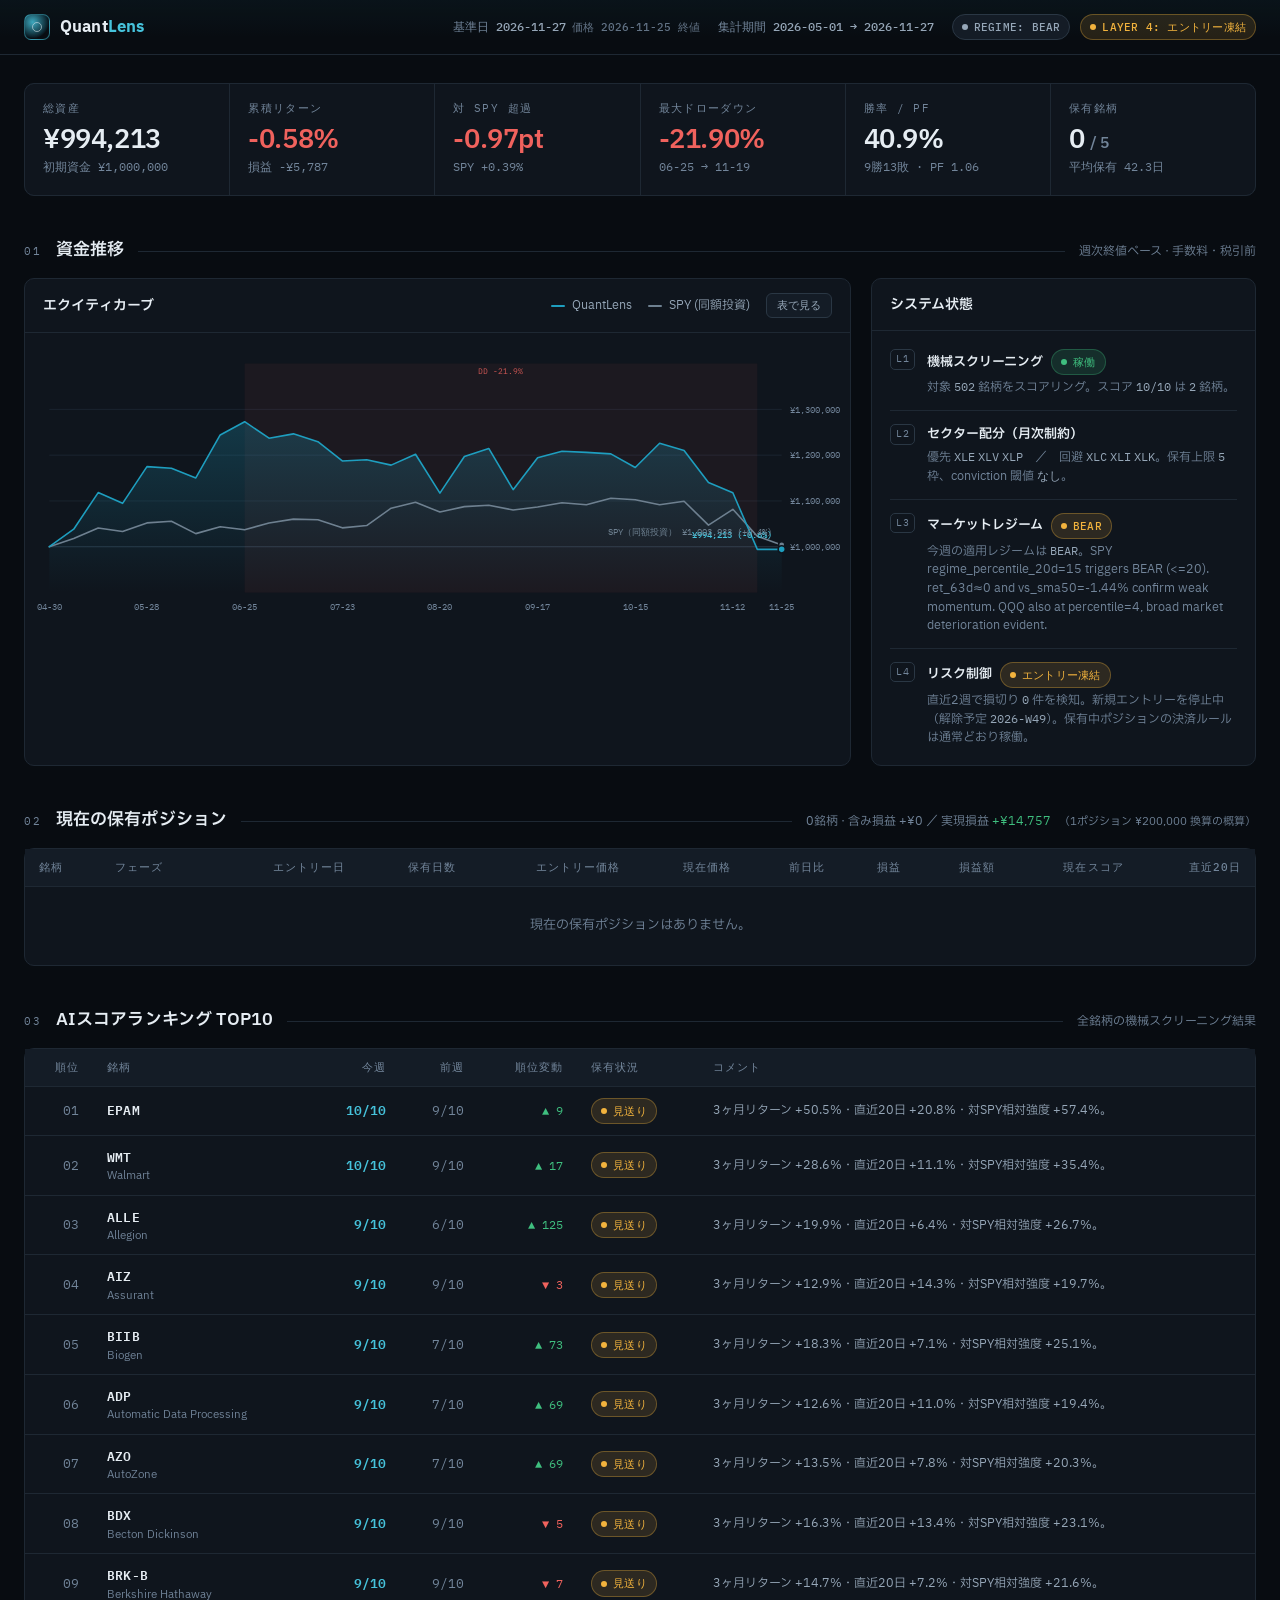
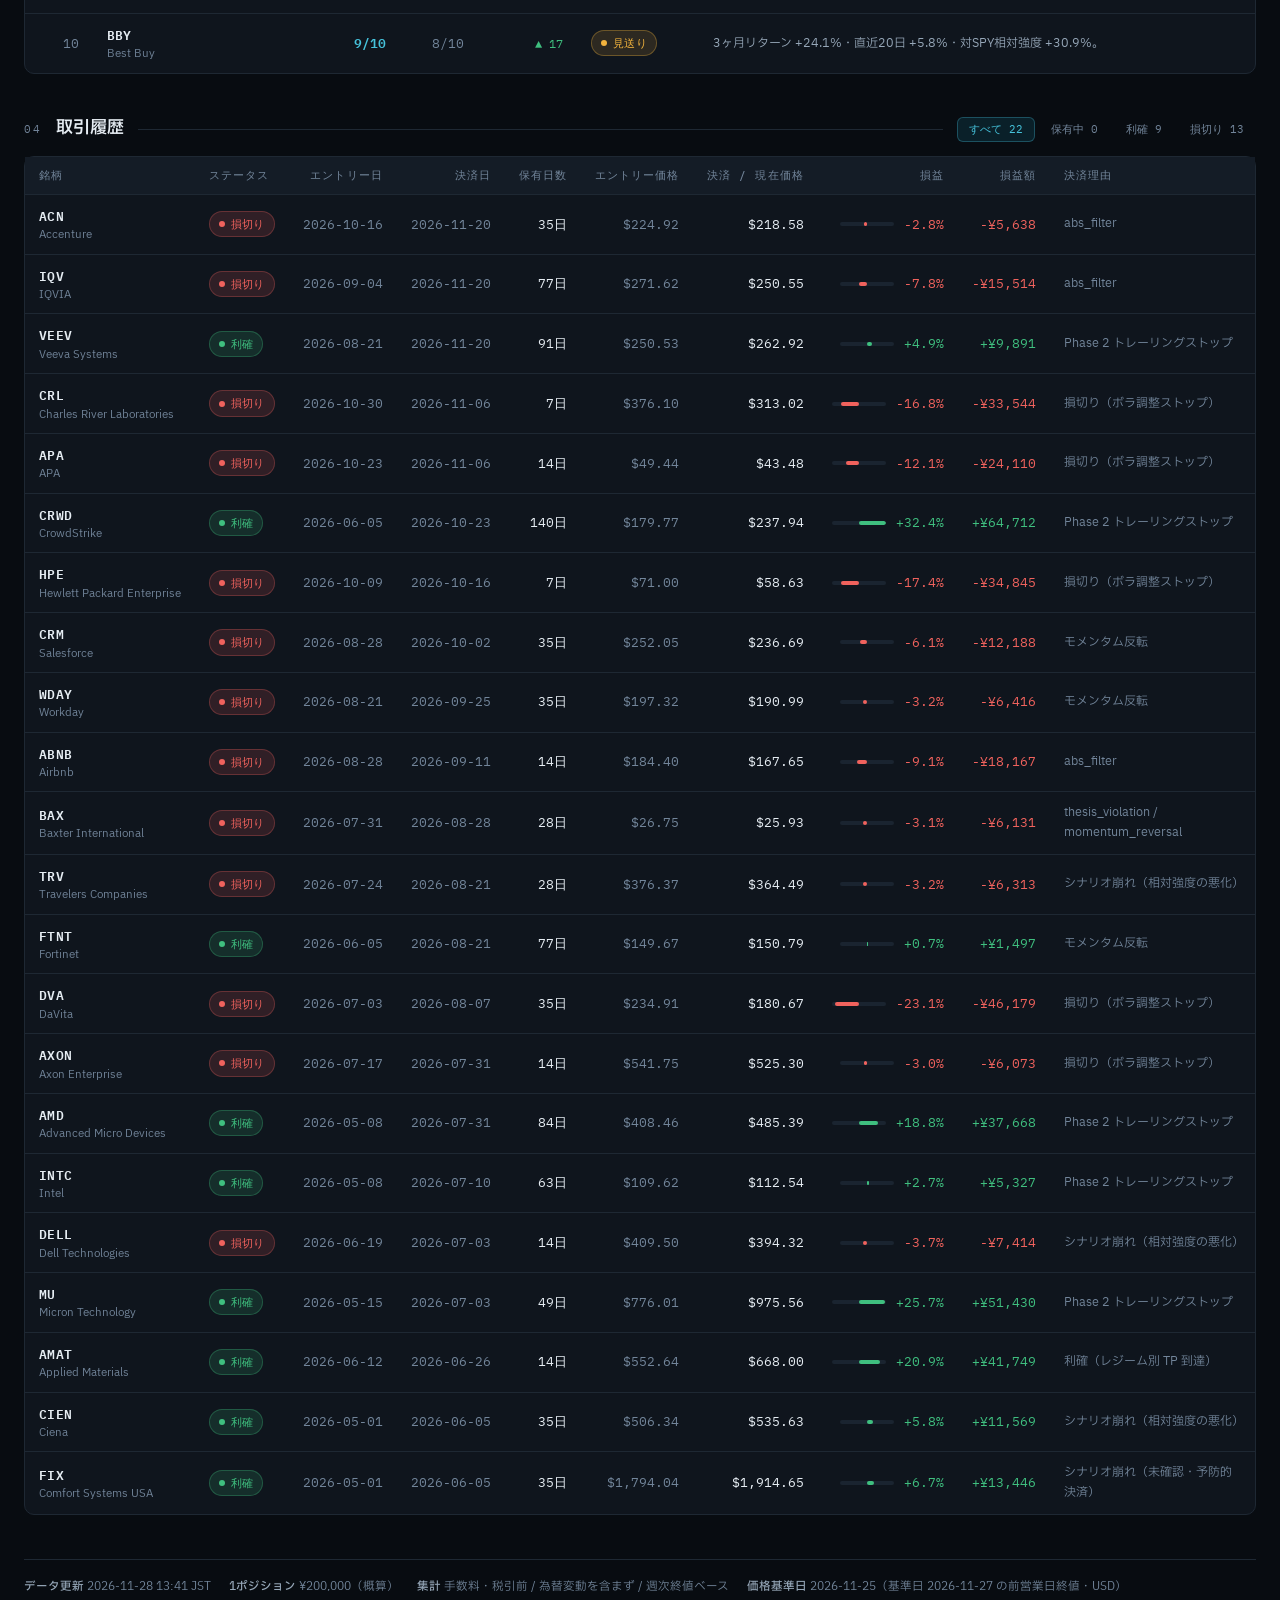
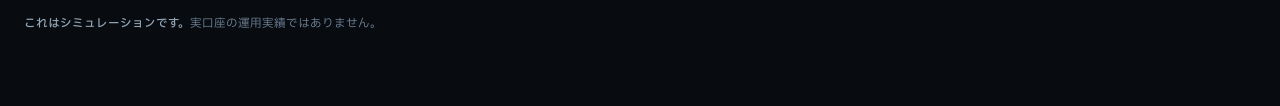
<file: index.html>
<!doctype html>
<html lang="ja">
<head>
<meta charset="utf-8">
<meta name="viewport" content="width=device-width, initial-scale=1">
<title>QuantLens Terminal</title>
<meta name="description" content="QuantLens 週次運用ダッシュボード">
<meta name="robots" content="noindex, nofollow">
<link rel="icon" href="data:image/svg+xml,<svg xmlns='http://www.w3.org/2000/svg' viewBox='0 0 100 100'><text y='.9em' font-size='90'>🔭</text></svg>">
<link rel="preconnect" href="https://fonts.googleapis.com">
<link rel="preconnect" href="https://fonts.gstatic.com" crossorigin>
<link rel="stylesheet" href="https://fonts.googleapis.com/css2?family=IBM+Plex+Mono:wght@400;500;600&family=IBM+Plex+Sans+JP:wght@400;500;600;700&display=swap">
<link rel="stylesheet" href="./assets/tokens.css">
<link rel="stylesheet" href="./assets/style.css">
</head>
<body>

<header class="topbar">
  <div class="topbar-inner">
    <div class="brand">
      <div class="brand-mark" aria-hidden="true"></div>
      <div class="brand-name">Quant<span>Lens</span></div>
    </div>
    <div class="meta">
      <span>基準日 <b id="asOf">—</b></span>
      <span class="meta-sub" id="priceDate"></span>
      <span>集計期間 <b id="period">—</b></span>
      <span id="headChips" style="display:flex;gap:10px;flex-wrap:wrap"></span>
    </div>
  </div>
</header>

<div class="wrap" id="app">

  <!-- ============ KPI ============ -->
  <section class="kpis" id="kpis" aria-label="サマリー指標"></section>

  <!-- ============ 01 資金推移 + システム状態 ============ -->
  <section class="sec">
    <div class="sec-head">
      <span class="eyebrow">01</span>
      <h2 class="sec-title">資金推移</h2>
      <div class="rule"></div>
      <div class="sec-note">週次終値ベース · 手数料・税引前</div>
    </div>
    <div class="main-grid">
      <div class="card">
        <div class="card-head">
          <h3 class="card-title">エクイティカーブ</h3>
          <div class="legend">
            <span class="lg"><i style="background:var(--brand)"></i>QuantLens</span>
            <span class="lg"><i style="background:var(--bench)"></i>SPY (同額投資)</span>
            <button class="toggle" id="tblBtn" aria-expanded="false">表で見る</button>
          </div>
        </div>
        <div class="card-body">
          <div class="chart-wrap" id="chartWrap">
            <svg class="chart" id="equity" viewBox="0 0 1000 340"></svg>
            <div class="tt" id="tt"></div>
          </div>
          <div id="equityTable" class="tscroll" hidden style="margin-top:16px"></div>
        </div>
      </div>
      <div class="card">
        <div class="card-head"><h3 class="card-title">システム状態</h3></div>
        <div class="card-body" id="layers"></div>
      </div>
    </div>
  </section>

  <!-- ============ 02 保有ポジション ============ -->
  <section class="sec">
    <div class="sec-head">
      <span class="eyebrow">02</span>
      <h2 class="sec-title">現在の保有ポジション</h2>
      <div class="rule"></div>
      <div class="sec-note" id="holdNote"></div>
    </div>
    <div class="card">
      <div class="tscroll">
        <table>
          <thead><tr>
            <th>銘柄</th>
            <th>フェーズ</th>
            <th class="num">エントリー日</th>
            <th class="num">保有日数</th>
            <th class="num">エントリー価格</th>
            <th class="num">現在価格</th>
            <th class="num">前日比</th>
            <th class="num">損益</th>
            <th class="num">損益額</th>
            <th class="num">現在スコア</th>
            <th class="num">直近20日</th>
          </tr></thead>
          <tbody id="holdBody"></tbody>
        </table>
      </div>
    </div>
  </section>

  <!-- ============ 03 AIスコアランキング ============ -->
  <section class="sec">
    <div class="sec-head">
      <span class="eyebrow">03</span>
      <h2 class="sec-title">AIスコアランキング TOP10</h2>
      <div class="rule"></div>
      <div class="sec-note">全銘柄の機械スクリーニング結果</div>
    </div>
    <div class="card">
      <div class="tscroll">
        <table>
          <thead><tr>
            <th class="num">順位</th>
            <th>銘柄</th>
            <th class="num">今週</th>
            <th class="num">前週</th>
            <th class="num">順位変動</th>
            <th>保有状況</th>
            <th>コメント</th>
          </tr></thead>
          <tbody id="rankBody"></tbody>
        </table>
      </div>
    </div>
  </section>

  <!-- ============ 04 取引履歴 ============ -->
  <section class="sec">
    <div class="sec-head">
      <span class="eyebrow">04</span>
      <h2 class="sec-title">取引履歴</h2>
      <div class="rule"></div>
      <div class="tabs" id="tradeTabs" role="tablist" aria-label="取引履歴の絞り込み"></div>
    </div>
    <div class="card">
      <div class="tscroll">
        <table>
          <thead><tr>
            <th>銘柄</th>
            <th>ステータス</th>
            <th class="num">エントリー日</th>
            <th class="num">決済日</th>
            <th class="num">保有日数</th>
            <th class="num">エントリー価格</th>
            <th class="num">決済 / 現在価格</th>
            <th class="num">損益</th>
            <th class="num">損益額</th>
            <th>決済理由</th>
          </tr></thead>
          <tbody id="tradeBody"></tbody>
        </table>
      </div>
    </div>
  </section>

  <div class="foot" id="foot"></div>
</div>

<script type="module" src="./assets/app.js"></script>
</body>
</html>
</file>
<file: assets/tokens.css>
/* ============================================================
   QuantLens Dashboard — design tokens
   単一テーマ（ダーク・トレーディング端末）にコミット。

   このファイルは「デザインの契約」です。
   - 色・書体・角丸は必ずここのトークン経由で参照すること
   - コンポーネント側で生のhex値を書かないこと
   - トークンの値を変えるとき以外、このファイルは編集しないこと
   ============================================================ */

:root {
  color-scheme: dark;

  /* ---- 面（Surface）---------------------------------------- */
  --plane:        #080C11;   /* ページ地 */
  --surface:      #0F151D;   /* カード面 */
  --surface-2:    #141C26;   /* テーブルヘッダ / チップ地 */
  --surface-3:    #1A2430;   /* 行ホバー / メーターの空セグメント */
  --hairline:     #1E2833;   /* 罫線・カード枠・グリッド線 */
  --hairline-2:   #2A3744;   /* 強めの罫線・クロスヘア・基準線 */

  /* ---- インク ---------------------------------------------- */
  --ink:          #E6EDF3;   /* 主要テキスト・数値 */
  --ink-2:        #96A7B8;   /* 補助テキスト・コメント本文 */
  --ink-3:        #72859A;   /* ラベル・軸・日付（AA 4.5:1 を満たす下限） */

  /* ---- アイデンティティ / 系列 ------------------------------ */
  /* --brand は「QuantLens 自身」＝ 自ポートフォリオ系列 ＝ 操作可能要素。
     この3つ以外の用途に使わないこと。                             */
  --brand:        #1E9EBF;   /* エクイティカーブ本線 / スコアメーター */
  --brand-ui:     #46C3DC;   /* リンク・アクティブタブ・フォーカス・直近値 */
  --brand-dim:    rgba(30,158,191,.14);
  --bench:        #6E8090;   /* ベンチマーク線（意図的な後退色。彩度を持たせない） */

  /* ---- ステータス（系列色としては絶対に使わない）-------------- */
  --up:           #3FBF7F;
  --up-dim:       rgba(63,191,127,.15);
  --down:         #F0625D;
  --down-dim:     rgba(240,98,93,.15);
  --warn:         #F2B33D;
  --warn-dim:     rgba(242,179,61,.13);

  /* ---- 書体 ------------------------------------------------ */
  --sans: "IBM Plex Sans JP", "Hiragino Sans", "Yu Gothic UI", system-ui, sans-serif;
  --mono: "IBM Plex Mono", ui-monospace, "SFMono-Regular", monospace;

  /* ---- 形 -------------------------------------------------- */
  --r: 10px;              /* カード角丸。全カード共通 */
  --pad-card: 18px;
  --gap-sec: 40px;
  --maxw: 1280px;
}

/* ============================================================
   SVG 用の色定数（JS からも参照する）
   SVG のプレゼンテーション属性（fill="..." 等）は CSS 変数を
   解決しないため、chart.js 側に同じ値の定数を持たせている。
   トークンを変更したら chart.js の PALETTE も必ず同時に更新すること。
   ============================================================ */
</file>
<file: assets/style.css>
/* ============================================================
   QuantLens Dashboard — components
   すべての色は tokens.css の変数経由。生のhexを書かないこと。
   ============================================================ */

*{box-sizing:border-box}
html{-webkit-text-size-adjust:100%}
body{
  margin:0;
  background:var(--plane);
  color:var(--ink);
  font-family:var(--sans);
  font-size:14px;
  line-height:1.65;
  -webkit-font-smoothing:antialiased;
}
.wrap{max-width:var(--maxw);margin:0 auto;padding:0 24px 72px}

/* ---------- header ---------- */
.topbar{
  border-bottom:1px solid var(--hairline);
  background:linear-gradient(180deg, rgba(30,158,191,.05), transparent 70%), var(--plane);
  position:sticky;top:0;z-index:20;
  backdrop-filter:blur(8px);
}
.topbar-inner{
  max-width:var(--maxw);margin:0 auto;padding:14px 24px;
  display:flex;align-items:center;gap:20px;flex-wrap:wrap;
}
.brand{display:flex;align-items:center;gap:10px;margin-right:auto}
.brand-mark{
  width:26px;height:26px;border-radius:7px;flex:none;position:relative;
  border:1px solid rgba(70,195,220,.5);
  background:radial-gradient(circle at 32% 30%, rgba(70,195,220,.85), rgba(30,158,191,.15) 62%, transparent 70%);
}
.brand-mark::after{content:"";position:absolute;inset:7px;border-radius:50%;border:1px solid rgba(230,237,243,.55)}
.brand-name{font-weight:700;font-size:16px;letter-spacing:.01em}
.brand-name span{color:var(--brand-ui)}
.meta{
  display:flex;align-items:center;gap:18px;flex-wrap:wrap;
  font-family:var(--mono);font-size:12px;color:var(--ink-3);
}
.meta b{color:var(--ink-2);font-weight:500}
/* 価格基準日：基準日の補足なので一段後退させ、gap も詰めて従属関係を示す */
.meta-sub{margin-left:-12px;font-size:11px;color:var(--ink-3);opacity:.85}
.meta-sub b{color:var(--ink-3);font-weight:500}
/* 概算であることの注記。数値の直後に小さく添える */
.approx{margin-left:8px;font-size:11px;color:var(--ink-3)}

/* ---------- chip ---------- */
.chip{
  display:inline-flex;align-items:center;gap:6px;
  padding:3px 9px;border-radius:999px;
  font-family:var(--mono);font-size:11px;font-weight:500;letter-spacing:.02em;
  border:1px solid transparent;white-space:nowrap;
}
.chip .dot{width:6px;height:6px;border-radius:50%;background:currentColor;flex:none}
.chip.ok,
.chip.bull,
.chip.win  {color:var(--up);   background:var(--up-dim);   border-color:rgba(63,191,127,.3)}
.chip.warn,
.chip.freeze{color:var(--warn);background:var(--warn-dim); border-color:rgba(242,179,61,.32)}
.chip.loss {color:var(--down); background:var(--down-dim); border-color:rgba(240,98,93,.28)}
.chip.open {color:var(--brand-ui);background:var(--brand-dim);border-color:rgba(70,195,220,.32)}
.chip.neutral{color:var(--ink-2);background:var(--surface-2);border-color:var(--hairline-2)}

/* ---------- section heads ---------- */
.sec{margin-top:var(--gap-sec)}
.sec-head{display:flex;align-items:baseline;gap:14px;margin-bottom:14px}
.eyebrow{
  font-family:var(--mono);font-size:11px;letter-spacing:.16em;
  color:var(--ink-3);text-transform:uppercase;flex:none;
}
.sec-title{font-size:17px;font-weight:600;letter-spacing:.01em;margin:0;flex:none}
.sec-note{font-size:12px;color:var(--ink-3);margin-left:auto;text-align:right}
.rule{height:1px;background:var(--hairline);flex:1 1 auto;transform:translateY(-3px)}

/* ---------- cards ---------- */
.card{background:var(--surface);border:1px solid var(--hairline);border-radius:var(--r)}
.card-head{
  padding:14px var(--pad-card);border-bottom:1px solid var(--hairline);
  display:flex;align-items:center;gap:12px;flex-wrap:wrap;
}
.card-title{font-size:14px;font-weight:600;margin:0}
.card-body{padding:var(--pad-card)}

/* ---------- KPI row ---------- */
.kpis{
  display:grid;gap:1px;margin-top:28px;
  grid-template-columns:repeat(6,1fr);
  background:var(--hairline);
  border:1px solid var(--hairline);border-radius:var(--r);overflow:hidden;
}
.kpi{background:var(--surface);padding:16px 18px 18px}
.kpi-label{
  font-family:var(--mono);font-size:10.5px;letter-spacing:.13em;
  text-transform:uppercase;color:var(--ink-3);
}
/* 大きな数値には tabular-nums をかけない（等幅だと間延びする） */
.kpi-value{font-size:26px;font-weight:600;line-height:1.25;margin-top:6px;letter-spacing:-.015em}
.kpi-value small{font-size:15px;color:var(--ink-3);font-weight:600}
.kpi-sub{font-family:var(--mono);font-size:11.5px;color:var(--ink-3);margin-top:2px;white-space:nowrap;overflow:hidden;text-overflow:ellipsis}
.pos{color:var(--up)} .neg{color:var(--down)} .neu{color:var(--ink)}

/* ---------- chart ---------- */
.main-grid{display:grid;grid-template-columns:minmax(0,2.15fr) minmax(0,1fr);gap:20px}
.legend{display:flex;align-items:center;gap:16px;margin-left:auto;flex-wrap:wrap}
.lg{display:inline-flex;align-items:center;gap:7px;font-size:12px;color:var(--ink-2)}
.lg i{width:14px;height:2px;border-radius:1px;display:block;flex:none}
.chart-wrap{position:relative}
svg.chart{display:block;width:100%;height:auto;overflow:visible}
.tt{
  position:absolute;pointer-events:none;opacity:0;transition:opacity .12s;
  background:var(--surface-2);border:1px solid var(--hairline-2);border-radius:8px;
  padding:9px 11px;font-family:var(--mono);font-size:11.5px;line-height:1.6;
  box-shadow:0 8px 24px rgba(0,0,0,.5);white-space:nowrap;z-index:5;
}
.tt .d{color:var(--ink-3);margin-bottom:3px}
.tt .r{display:flex;justify-content:space-between;gap:16px;color:var(--ink-2)}
.tt .r b{color:var(--ink);font-weight:500}
.tt .sw{display:inline-block;width:8px;height:2px;vertical-align:middle;margin-right:6px}

.toggle{
  font-family:var(--mono);font-size:11px;color:var(--ink-2);
  background:var(--surface-2);border:1px solid var(--hairline-2);
  border-radius:6px;padding:4px 10px;cursor:pointer;
}
.toggle:hover{background:var(--surface-3);color:var(--ink)}
.toggle:focus-visible{outline:2px solid var(--brand-ui);outline-offset:2px}

/* ---------- system state rail ---------- */
.layer{display:flex;gap:12px;padding:13px 0;border-bottom:1px solid var(--hairline)}
.layer:first-child{padding-top:0}
.layer:last-child{border-bottom:0;padding-bottom:0}
.layer-n{
  font-family:var(--mono);font-size:10px;color:var(--ink-3);
  border:1px solid var(--hairline-2);border-radius:5px;
  padding:1px 5px;height:fit-content;flex:none;letter-spacing:.04em;
}
.layer-b{flex:1;min-width:0}
.layer-t{font-size:13px;font-weight:600;display:flex;align-items:center;gap:8px;flex-wrap:wrap}
.layer-d{font-size:12px;color:var(--ink-3);margin-top:3px;line-height:1.55}
.layer-d code{font-family:var(--mono);color:var(--ink-2);font-size:11.5px}

/* ---------- tables ---------- */
.tscroll{overflow-x:auto}
table{width:100%;border-collapse:collapse;font-size:13px}
thead th{
  font-family:var(--mono);font-size:10.5px;letter-spacing:.1em;text-transform:uppercase;
  color:var(--ink-3);font-weight:500;text-align:left;
  padding:10px 14px;background:var(--surface-2);
  border-bottom:1px solid var(--hairline);white-space:nowrap;
}
tbody td{padding:11px 14px;border-bottom:1px solid var(--hairline);vertical-align:middle}
tbody tr:last-child td{border-bottom:0}
tbody tr:hover{background:var(--surface-3)}
.num{font-family:var(--mono);font-variant-numeric:tabular-nums;text-align:right;white-space:nowrap}
th.num{text-align:right}
.tk{font-family:var(--mono);font-weight:600;font-size:13px;letter-spacing:.02em}
.tk-name{font-size:11px;color:var(--ink-3);font-family:var(--sans);font-weight:400;display:block;line-height:1.3;white-space:nowrap}
.dim{color:var(--ink-3)}
.cmt{font-size:12px;color:var(--ink-2);line-height:1.6;min-width:300px}
.mv{font-family:var(--mono);font-size:12px;white-space:nowrap}

/* 損益セル：数値・符号・バーの向き・色の4重エンコード。
   色が見えなくても方向と大小が読めるようにするための必須要素。 */
.pl{display:flex;align-items:center;justify-content:flex-end;gap:10px}
.pl-bar{width:54px;height:4px;border-radius:2px;background:var(--surface-3);position:relative;flex:none;overflow:hidden}
.pl-bar i{position:absolute;top:0;bottom:0;border-radius:2px;display:block}

/* スコアメーター：10段階のどこかを一瞬で伝える */
.score{display:flex;align-items:center;gap:8px;justify-content:flex-end}
.meter{display:flex;gap:2px}
.meter span{width:4px;height:12px;border-radius:1px;background:var(--surface-3)}
.meter span.on{background:var(--brand)}
.score b{font-family:var(--mono);font-weight:500;font-size:12.5px;color:var(--ink-2)}

/* ---------- tabs ---------- */
.tabs{display:flex;gap:4px;margin-left:auto;flex-wrap:wrap}
.tab{
  font-family:var(--mono);font-size:11px;color:var(--ink-3);
  background:transparent;border:1px solid transparent;border-radius:6px;
  padding:4px 11px;cursor:pointer;
}
.tab:hover{color:var(--ink-2);background:var(--surface-2)}
.tab[aria-selected="true"]{color:var(--brand-ui);background:var(--brand-dim);border-color:rgba(70,195,220,.3)}
.tab:focus-visible{outline:2px solid var(--brand-ui);outline-offset:2px}

/* ---------- states ---------- */
.empty{padding:28px 18px;text-align:center;color:var(--ink-3);font-size:13px}
.error{
  margin-top:28px;padding:16px 18px;border-radius:var(--r);
  border:1px solid rgba(240,98,93,.35);background:var(--down-dim);color:var(--ink);
}
.error b{color:var(--down)}
.error code{font-family:var(--mono);font-size:12px;color:var(--ink-2)}
.loading{opacity:.45;transition:opacity .2s}   /* 再取得中は前の描画を保持（スケルトンで点滅させない） */

/* ---------- footer ---------- */
.foot{
  margin-top:44px;padding-top:18px;border-top:1px solid var(--hairline);
  font-size:11.5px;color:var(--ink-3);display:flex;gap:18px;flex-wrap:wrap;
}
.foot b{color:var(--ink-2);font-weight:500}

/* ---------- responsive ---------- */
@media (max-width:1080px){
  .kpis{grid-template-columns:repeat(3,1fr)}
  .main-grid{grid-template-columns:1fr}
}
@media (max-width:620px){
  .wrap{padding:0 14px 56px}
  .topbar-inner{padding:12px 14px}
  .kpis{grid-template-columns:repeat(2,1fr)}
  .kpi-value{font-size:22px}
}
@media (prefers-reduced-motion:reduce){*{transition:none!important;animation:none!important}}
</file>
